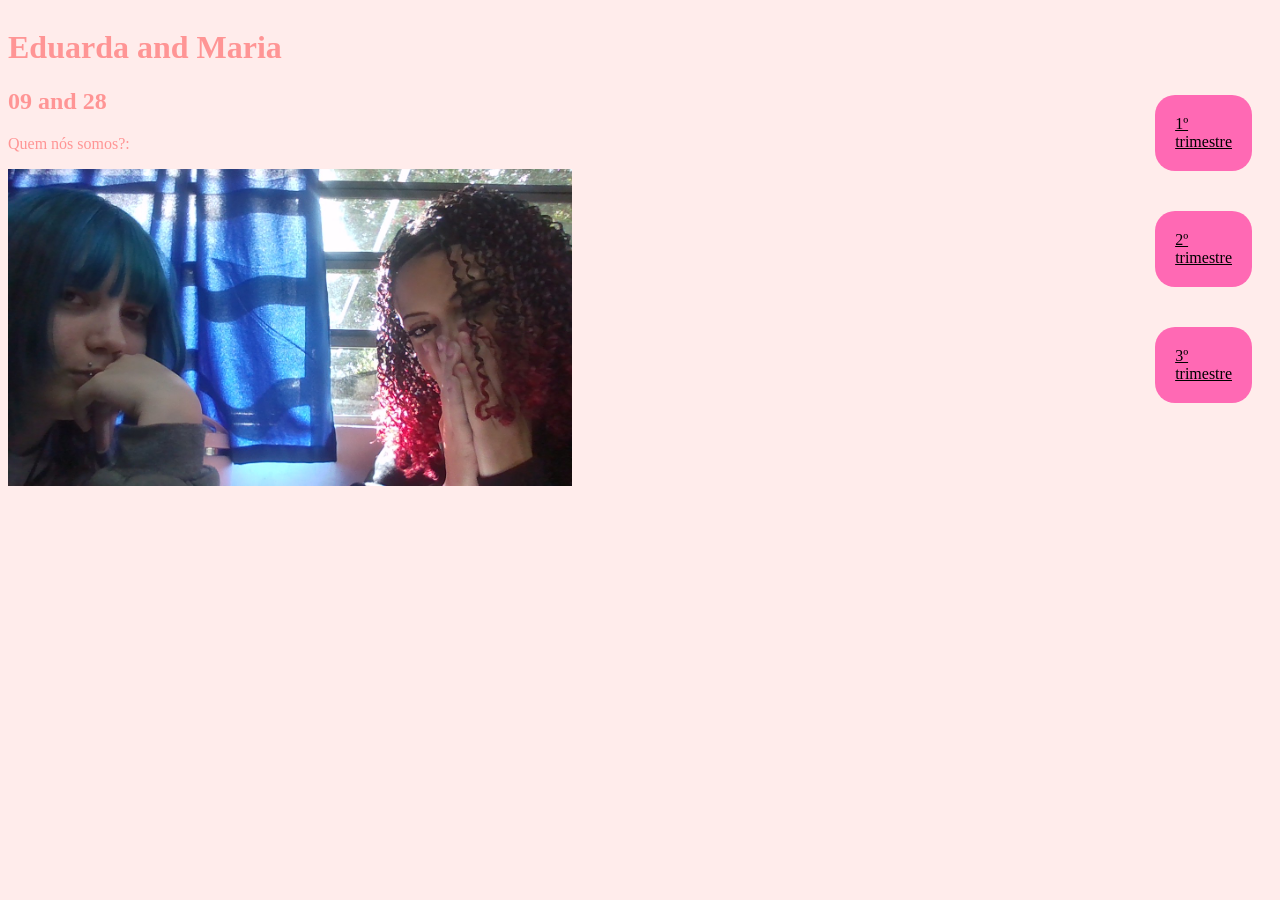
<file: index.html>
<!DOCTYPE html>
<html lang="pt-br">

<head>
    <meta charset="UTF-8">
    <meta name="viewport" content="width=device-width, initial-scale=1.0">
    <title>Programação  </title>
    <link rel="stylesheet" href="style.css">
</head>

<body>
    <div class="biografia">
        
        <h1 class="Identificação">Eduarda and Maria</h1>
        <h2>09 and 28</h2>
        <p>Quem nós somos?:</p>
        <img class="galeria" src="Nossa foto.jpg" alt="=nossas fotos">
    </div>
<div class="links">
    <a href="./1tri.html">1º trimestre</a>
    <a href="./2tri.html">2º trimestre</a>
    <a href="./3tri.css">3º trimestre</a>
</div>
</body>
</html>
</file>
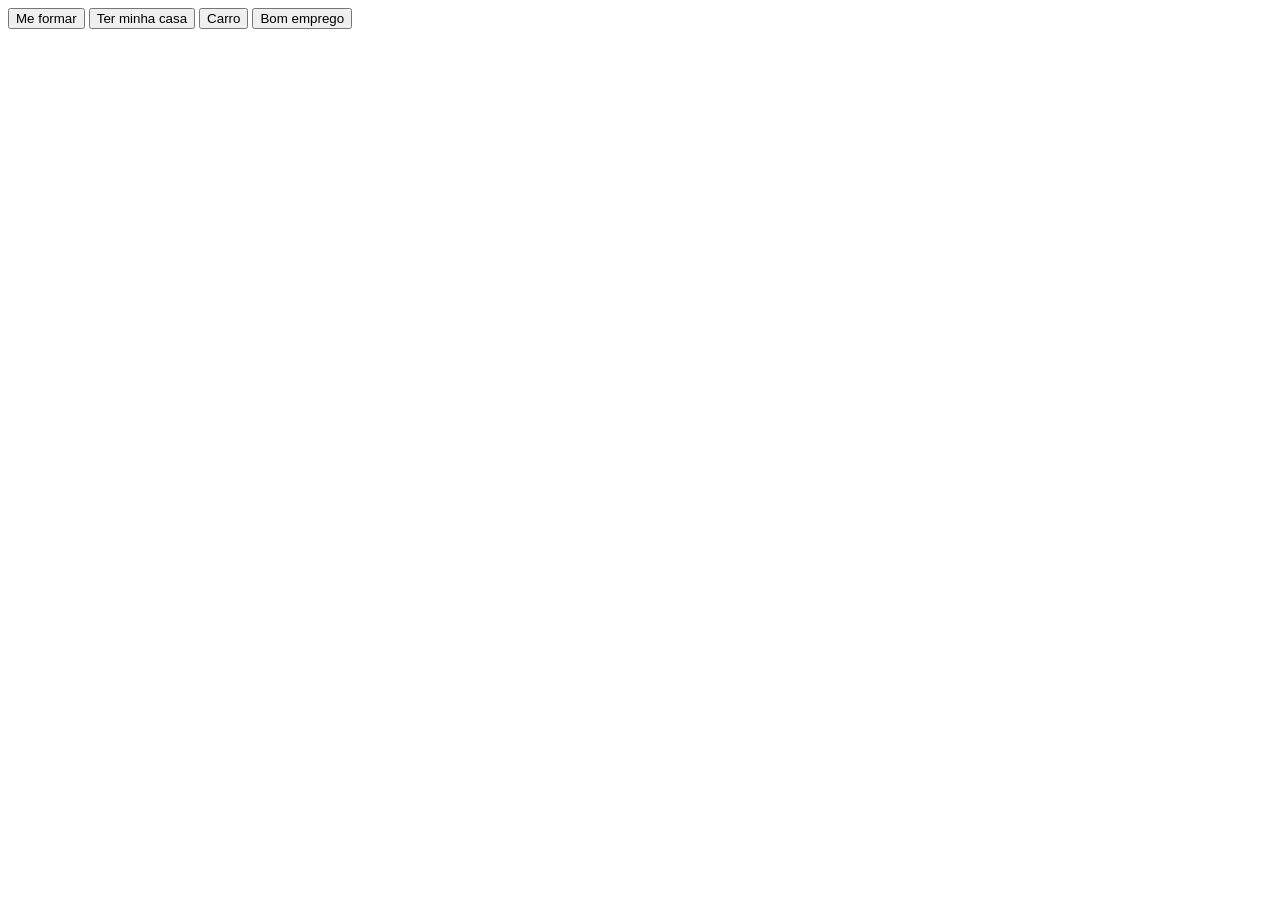
<file: 1tri.html>
<!DOCTYPE html>
<html lang="en">
 <head>
    <meta charset="UTF-8">
    <meta name="viewport" content="width=device-width, initial-scale=1.0">
    <title>Document</title>
</head>
<body>
    <button onclick=" 'Para conseguir entrar na minha faculdade dos sonhos' ">Me formar</button>
    <button onclick=" 'Para conseguir entrar na minha faculdade dos sonhos' ">Ter minha casa</button>
    <button onclick=" 'Para conseguir entrar na minha faculdade dos sonhos' ">Carro</button>
    <button onclick=" 'Para conseguir entrar na minha faculdade dos sonhos' ">Bom emprego</button>

    <script>
        alert('Bem vindo ao meu mundo!');
        let nomeUsuario = prompt('Qual é o seu nome?');
        
    </script>

</body>
</html>
</file>
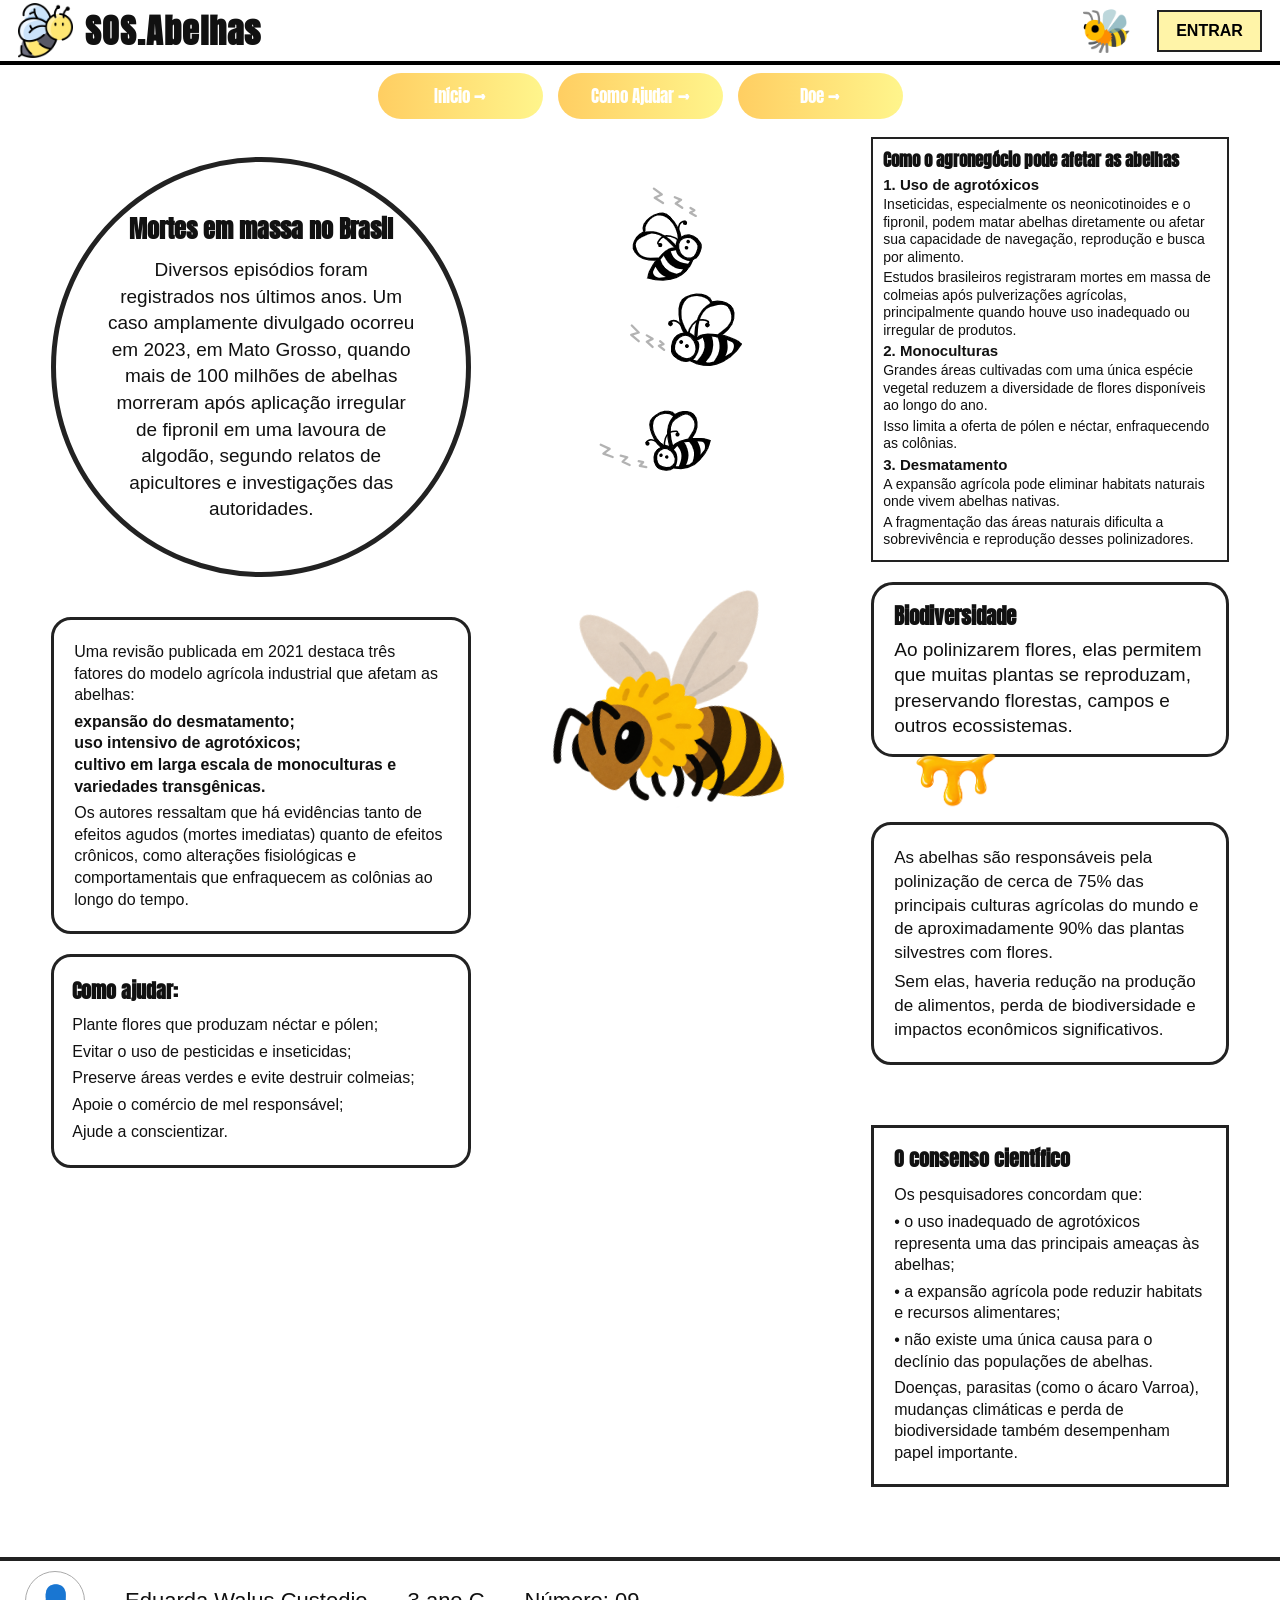
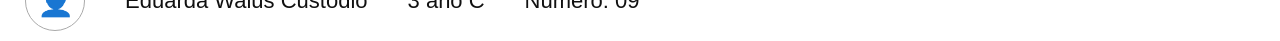
<file: 2tri.html>
<!DOCTYPE html>
<html lang="pt-br">

<head>
    <meta charset="UTF-8">
    <meta name="viewport" content="width=device-width, initial-scale=1.0">

    <title>SOS Abelhas</title>

    <link rel="stylesheet" href="2tri.css">

    <link rel="preconnect" href="https://fonts.googleapis.com">
    <link rel="preconnect" href="https://fonts.gstatic.com" crossorigin>
    <link href="https://fonts.googleapis.com/css2?family=Anton&family=Arial&display=swap" rel="stylesheet">
</head>

<body>

    <!-- CABEÇALHO -->
    <header>

        <div class="cabecalho">

            <div class="cab">
                <img class="logo" src="./Abelha Cabeçalho.png" alt="Logo de uma abelha">

                <h1>SOS.Abelhas</h1>
            </div>

            <div class="abelha-topo">
                🐝
            </div>

            <button class="entrar">
                ENTRAR
            </button>

        </div>


        <!-- MENU -->
        <nav class="traco">

            <a href="#inicio" class="bot">
                Início →
            </a>

            <a href="#ajudar" class="bot">
                Como Ajudar →
            </a>

            <a href="#doe" class="bot">
                Doe →
            </a>

        </nav>

    </header>


    <!-- CONTEÚDO PRINCIPAL -->
    <main id="inicio">

        <!-- PRIMEIRA COLUNA -->
        <section class="coluna-esquerda">

            <div class="informacao">

                <h2>Mortes em massa no Brasil</h2>

                <p>
                    Diversos episódios foram registrados nos últimos anos.
                    Um caso amplamente divulgado ocorreu em 2023, em Mato Grosso,
                    quando mais de 100 milhões de abelhas morreram após aplicação
                    irregular de fipronil em uma lavoura de algodão, segundo relatos
                    de apicultores e investigações das autoridades.
                </p>

            </div>


            <div class="caixa revisao">

                <p>
                    Uma revisão publicada em 2021 destaca três fatores do modelo
                    agrícola industrial que afetam as abelhas:
                </p>

                <p>
                    <strong>expansão do desmatamento;</strong><br>
                    <strong>uso intensivo de agrotóxicos;</strong><br>
                    <strong>cultivo em larga escala de monoculturas e variedades transgênicas.</strong>
                </p>

                <p>
                    Os autores ressaltam que há evidências tanto de efeitos agudos
                    (mortes imediatas) quanto de efeitos crônicos, como alterações
                    fisiológicas e comportamentais que enfraquecem as colônias
                    ao longo do tempo.
                </p>

            </div>


            <div class="caixa ajudar" id="ajudar">

                <h2>Como ajudar:</h2>

                <p>
                    Plante flores que produzam néctar e pólen;
                </p>

                <p>
                    Evitar o uso de pesticidas e inseticidas;
                </p>

                <p>
                    Preserve áreas verdes e evite destruir colmeias;
                </p>

                <p>
                    Apoie o comércio de mel responsável;
                </p>

                <p>
                    Ajude a conscientizar.
                </p>

            </div>

        </section>


        <!-- COLUNA CENTRAL -->
        <section class="coluna-central">

           <div class="abelhas">
    <img src="./três abelhas.png" alt="Abelhas afetadas por agrotóxicos">
</div>


            <div class="abelha-grande">
    <img src="./abelhona.png" alt="Abelha">
</div>

        </section>


        <!-- SEGUNDA COLUNA -->
        <section class="coluna-direita">

            <div class="caixa agronegocio">

                <h2>
                    Como o agronegócio pode afetar as abelhas
                </h2>

                <h3>1. Uso de agrotóxicos</h3>

                <p>
                    Inseticidas, especialmente os neonicotinoides e o fipronil,
                    podem matar abelhas diretamente ou afetar sua capacidade de
                    navegação, reprodução e busca por alimento.
                </p>

                <p>
                    Estudos brasileiros registraram mortes em massa de colmeias
                    após pulverizações agrícolas, principalmente quando houve
                    uso inadequado ou irregular de produtos.
                </p>


                <h3>2. Monoculturas</h3>

                <p>
                    Grandes áreas cultivadas com uma única espécie vegetal reduzem
                    a diversidade de flores disponíveis ao longo do ano.
                </p>

                <p>
                    Isso limita a oferta de pólen e néctar, enfraquecendo as colônias.
                </p>


                <h3>3. Desmatamento</h3>

                <p>
                    A expansão agrícola pode eliminar habitats naturais onde vivem
                    abelhas nativas.
                </p>

                <p>
                    A fragmentação das áreas naturais dificulta a sobrevivência e
                    reprodução desses polinizadores.
                </p>

            </div>


            <!-- BIODIVERSIDADE -->

           <div class="balao">

    <h2>Biodiversidade</h2>

    <p>
        Ao polinizarem flores, elas permitem que muitas plantas se
        reproduzam, preservando florestas, campos e outros ecossistemas.
    </p>

    <img class="mel" src="./mel.png" alt="Mel escorrendo">

</div>


            <div class="caixa polinizacao">

                <p>
                    As abelhas são responsáveis pela polinização de cerca de 75%
                    das principais culturas agrícolas do mundo e de aproximadamente
                    90% das plantas silvestres com flores.
                </p>

                <p>
                    Sem elas, haveria redução na produção de alimentos, perda de
                    biodiversidade e impactos econômicos significativos.
                </p>

            </div>


            <!-- CONSENSO -->

            <div class="caixa consenso">

                <h2>O consenso científico</h2>

                <p>
                    Os pesquisadores concordam que:
                </p>

                <p>
                    • o uso inadequado de agrotóxicos representa uma das principais
                    ameaças às abelhas;
                </p>

                <p>
                    • a expansão agrícola pode reduzir habitats e recursos alimentares;
                </p>

                <p>
                    • não existe uma única causa para o declínio das populações de
                    abelhas.
                </p>

                <p>
                    Doenças, parasitas (como o ácaro Varroa), mudanças climáticas
                    e perda de biodiversidade também desempenham papel importante.
                </p>

            </div>

        </section>

    </main>


    <!-- RODAPÉ -->

    <footer id="doe">

        <div class="perfil">
            👤
        </div>

        <p>
            Eduarda Walus Custodio
        </p>

        <p>
            3 ano C
        </p>

        <p>
            Número: 09
        </p>

    </footer>

</body>
</html>
</file>
<file: style.css>
.identificacao{
color: rgb(255, 216, 228);
}

.galeria{
    width: 50%;
}

body{
    background-color: rgb(255, 236, 235);
    color: rgb(255, 149, 149);
display: flex;
align-items: center;
justify-content: space-around;
}

.links{
    display:flex;
    flex-direction: column;
}

a{
    margin: 20px;
    padding: 20px;
    background-color: hotpink;
    color: black;
    border-radius: 20px;
}
</file>
<file: 2tri.css>
/* =========================
   CONFIGURAÇÕES GERAIS
========================= */

* {
    box-sizing: border-box;
}

html {
    scroll-behavior: smooth;
}

body {
    margin: 0;
    background-color: white;
    color: #111;

    font-family: Arial, sans-serif;
    font-weight: 400;
}


/* =========================
   CABEÇALHO
========================= */

.cabecalho {
    height: 65px;

    display: flex;
    align-items: center;
    justify-content: space-between;

    padding: 5px 18px;

    border-bottom: 4px solid black;
}

.cab {
    display: flex;
    align-items: center;
    gap: 12px;
}

.logo {
    width: 55px;
    height: 55px;
    object-fit: contain;
}

.cab h1 {
    margin: 0;

    font-family: "Anton", sans-serif;
    font-size: 34px;
    letter-spacing: 1px;
}

.abelha-topo {
    font-size: 42px;
    margin-left: auto;
    margin-right: 25px;
}

.entrar {
    width: 105px;
    height: 42px;

    background-color: #fff4a8;

    border: 2px solid #222;

    font-family: Arial, sans-serif;
    font-weight: bold;
    font-size: 16px;

    cursor: pointer;
}

.entrar:hover {
    background-color: #ffdf55;
}


/* =========================
   MENU
========================= */

.traco {
    min-height: 58px;

    display: flex;
    justify-content: center;
    align-items: center;

    gap: 15px;

    padding: 8px;
}

.bot {
    width: 165px;

    padding: 10px 20px;

    border-radius: 25px;

    text-align: center;
    text-decoration: none;

    color: white;

    font-family: "Anton", sans-serif;
    font-size: 17px;

    background: linear-gradient(
        90deg,
        #ffce62,
        #fff58c
    );

    transition: 0.2s;
}

.bot:hover {
    transform: scale(1.04);
}


/* =========================
   CONTEÚDO
========================= */

main {
    width: 92%;
    max-width: 1200px;

    margin: 10px auto 70px;

    display: grid;

    grid-template-columns:
        1fr
        0.55fr
        1fr;

    gap: 25px;

    align-items: start;
}


/* =========================
   COLUNA ESQUERDA
========================= */

.coluna-esquerda {
    display: flex;
    flex-direction: column;

    gap: 20px;
}


/* CÍRCULO */

.informacao {
    width: 420px;
    height: 420px;

    max-width: 100%;

    margin: 20px auto;

    padding: 50px;

    border: 5px solid #222;

    border-radius: 50%;

    display: flex;
    flex-direction: column;

    justify-content: center;
    align-items: center;

    text-align: center;
}

.informacao h2 {
    margin: 0 0 10px;

    font-family: "Anton", sans-serif;
    font-size: 24px;
}

.informacao p {
    margin: 0;

    font-size: 19px;
    line-height: 1.4;
}


/* =========================
   CAIXAS
========================= */

.caixa {
    border: 3px solid #222;

    border-radius: 20px;

    padding: 16px 20px;

    background-color: white;
}

.caixa p {
    margin: 5px 0;

    font-size: 16px;
    line-height: 1.35;
}

.caixa h2 {
    margin: 0 0 10px;

    font-family: "Anton", sans-serif;
    font-size: 20px;
}

.revisao {
    margin-top: 0;
}

.ajudar {
    border-radius: 20px;

    padding: 18px;

    margin-top: 0;
}

.ajudar h2 {
    font-family: "Anton", sans-serif;

    margin: 0 0 8px;
}


/* =========================
   COLUNA CENTRAL
========================= */

.coluna-central {
    position: relative;

    min-height: 800px;

    display: flex;
    flex-direction: column;
    align-items: center;
}

.abelhas {
    display: flex;
    flex-direction: column;

    align-items: center;

    gap: 45px;

    margin-top: 45px;
}

.abelha-doente {
    font-size: 65px;

    filter: grayscale(30%);

    transform: rotate(-10deg);
}

.abelha-doente:nth-child(2) {
    transform: rotate(15deg);
}

.abelha-doente:nth-child(3) {
    transform: rotate(-8deg);
}

.abelha-grande {
    margin-top: 120px;

    font-size: 145px;

    transform: rotate(-15deg);
}


/* =========================
   COLUNA DIREITA
========================= */

.coluna-direita {
    display: flex;
    flex-direction: column;

    gap: 20px;
}


/* AGRONEGÓCIO */

.agronegocio {
    border-radius: 0;

    padding: 8px 10px;

    border: 2px solid #222;
}

.agronegocio h2 {
    font-family: "Anton", sans-serif;

    font-size: 17px;

    margin: 0;
}

.agronegocio h3 {
    margin: 3px 0;

    font-size: 15px;
}

.agronegocio p {
    margin: 3px 0;

    font-size: 14px;

    line-height: 1.25;
}


/* =========================
   CONFIGURAÇÕES GERAIS
========================= */

* {
    box-sizing: border-box;
}

html {
    scroll-behavior: smooth;
}

body {
    margin: 0;
    background-color: white;
    color: #111;

    font-family: Arial, sans-serif;
    font-weight: 400;
}


/* =========================
   CABEÇALHO
========================= */

.cabecalho {
    height: 65px;

    display: flex;
    align-items: center;
    justify-content: space-between;

    padding: 5px 18px;

    border-bottom: 4px solid black;
}

.cab {
    display: flex;
    align-items: center;
    gap: 12px;
}

.logo {
    width: 55px;
    height: 55px;
    object-fit: contain;
}

.cab h1 {
    margin: 0;

    font-family: "Anton", sans-serif;
    font-size: 34px;
    letter-spacing: 1px;
}

.abelha-topo {
    font-size: 42px;
    margin-left: auto;
    margin-right: 25px;
}

.entrar {
    width: 105px;
    height: 42px;

    background-color: #fff4a8;

    border: 2px solid #222;

    font-family: Arial, sans-serif;
    font-weight: bold;
    font-size: 16px;

    cursor: pointer;
}

.entrar:hover {
    background-color: #ffdf55;
}


/* =========================
   MENU
========================= */

.traco {
    min-height: 58px;

    display: flex;
    justify-content: center;
    align-items: center;

    gap: 15px;

    padding: 8px;
}

.bot {
    width: 165px;

    padding: 10px 20px;

    border-radius: 25px;

    text-align: center;
    text-decoration: none;

    color: white;

    font-family: "Anton", sans-serif;
    font-size: 17px;

    background: linear-gradient(
        90deg,
        #ffce62,
        #fff58c
    );

    transition: 0.2s;
}

.bot:hover {
    transform: scale(1.04);
}


/* =========================
   CONTEÚDO
========================= */

main {
    width: 92%;
    max-width: 1200px;

    margin: 10px auto 70px;

    display: grid;

    grid-template-columns:
        1fr
        0.55fr
        1fr;

    gap: 25px;

    align-items: start;
}


/* =========================
   COLUNA ESQUERDA
========================= */

.coluna-esquerda {
    display: flex;
    flex-direction: column;

    gap: 20px;
}


/* CÍRCULO */

.informacao {
    width: 420px;
    height: 420px;

    max-width: 100%;

    margin: 20px auto;

    padding: 50px;

    border: 5px solid #222;

    border-radius: 50%;

    display: flex;
    flex-direction: column;

    justify-content: center;
    align-items: center;

    text-align: center;
}

.informacao h2 {
    margin: 0 0 10px;

    font-family: "Anton", sans-serif;
    font-size: 24px;
}

.informacao p {
    margin: 0;

    font-size: 19px;
    line-height: 1.4;
}


/* =========================
   CAIXAS
========================= */

.caixa {
    border: 3px solid #222;

    border-radius: 20px;

    padding: 16px 20px;

    background-color: white;
}

.caixa p {
    margin: 5px 0;

    font-size: 16px;
    line-height: 1.35;
}

.caixa h2 {
    margin: 0 0 10px;

    font-family: "Anton", sans-serif;
    font-size: 20px;
}

.revisao {
    margin-top: 0;
}

.ajudar {
    border-radius: 20px;

    padding: 18px;

    margin-top: 0;
}

.ajudar h2 {
    font-family: "Anton", sans-serif;

    margin: 0 0 8px;
}


/* =========================
   COLUNA CENTRAL
========================= */

.coluna-central {
    position: relative;

    min-height: 800px;

    display: flex;
    flex-direction: column;
    align-items: center;
}

.abelhas {
    display: flex;
    flex-direction: column;

    align-items: center;

    gap: 45px;

    margin-top: 45px;
}

.abelha-doente {
    font-size: 65px;

    filter: grayscale(30%);

    transform: rotate(-10deg);
}

.abelha-doente:nth-child(2) {
    transform: rotate(15deg);
}

.abelha-doente:nth-child(3) {
    transform: rotate(-8deg);
}

.abelha-grande {
    margin-top: 120px;

    font-size: 145px;

    transform: rotate(-15deg);
}


/* =========================
   COLUNA DIREITA
========================= */

.coluna-direita {
    display: flex;
    flex-direction: column;

    gap: 20px;
}


/* AGRONEGÓCIO */

.agronegocio {
    border-radius: 0;

    padding: 8px 10px;

    border: 2px solid #222;
}

.agronegocio h2 {
    font-family: "Anton", sans-serif;

    font-size: 17px;

    margin: 0;
}

.agronegocio h3 {
    margin: 3px 0;

    font-size: 15px;
}

.agronegocio p {
    margin: 3px 0;

    font-size: 14px;

    line-height: 1.25;
}


/* =========================
   BALÃO BIODIVERSIDADE
========================= */

.balao {
    position: relative;

    background-color: white;

    border: 3px solid #222;

    border-radius: 22px;

    padding: 15px 20px;
}

.balao {
    position: relative;

    background-color: white;

    border: 3px solid #222;

    border-radius: 22px;

    padding: 15px 20px;
}

.mel {
    position: absolute;

    width: 90px;
    height: auto;

    bottom: -55px;
    left: 35px;

    z-index: 2;
}

.balao h2 {
    margin: 0 0 5px;

    font-family: "Anton", sans-serif;

    font-size: 21px;
}

.balao p {
    margin: 0;

    font-size: 19px;
    line-height: 1.35;
}

/* =========================
   POLINIZAÇÃO
========================= */

.polinizacao {
    margin-top: 45px;
}

.polinizacao p {
    font-size: 17px;
    line-height: 1.4;
}


/* =========================
   CONSENSO
========================= */

.consenso {
    margin-top: 40px;

    border-radius: 0;

    padding: 15px 20px;
}

.consenso h2 {
    font-size: 20px;
}

.consenso p {
    font-size: 16px;

    line-height: 1.35;
}


/* =========================
   RODAPÉ
========================= */

footer {
    min-height: 70px;

    border-top: 4px solid #222;

    display: flex;
    align-items: center;

    gap: 40px;

    padding: 10px 25px;

    font-size: 22px;
}

footer p {
    margin: 0;
}

.perfil {
    width: 60px;
    height: 60px;

    border: 1px solid #aaa;

    border-radius: 50%;

    display: flex;
    align-items: center;
    justify-content: center;

    font-size: 30px;
}


/* =========================
   RESPONSIVIDADE
========================= */

@media (max-width: 900px) {

    main {
        grid-template-columns: 1fr;
    }

    .coluna-central {
        min-height: auto;
        order: 2;
    }

    .coluna-esquerda {
        order: 1;
    }

    .coluna-direita {
        order: 3;
    }

    .abelhas {
        flex-direction: row;

        justify-content: center;

        gap: 25px;

        margin-top: 10px;
    }

    .abelha-doente {
        font-size: 45px;
    }

    .abelha-grande {
        margin-top: 20px;

        font-size: 100px;
    }

    .informacao {
        width: 400px;
        height: 400px;
    }
}


@media (max-width: 600px) {

    .cabecalho {
        height: auto;

        padding: 8px;
    }

    .cab h1 {
        font-size: 25px;
    }

    .logo {
        width: 45px;
        height: 45px;
    }

    .abelha-topo {
        display: none;
    }

    .entrar {
        width: 80px;
        height: 35px;

        font-size: 12px;
    }

    .traco {
        gap: 5px;
    }

    .bot {
        width: auto;

        padding: 8px 12px;

        font-size: 13px;
    }

    main {
        width: 95%;

        gap: 10px;
    }

    .informacao {
        width: 320px;
        height: 320px;

        padding: 35px;
    }

    .informacao h2 {
        font-size: 19px;
    }

    .informacao p {
        font-size: 15px;
    }

    footer {
        flex-wrap: wrap;

        gap: 15px;

        font-size: 16px;
    }
}
.abelha-grande img {
    width: 350px;
    height: auto;
}


/* =========================
   POLINIZAÇÃO
========================= */

.polinizacao {
    margin-top: 45px;
}

.polinizacao p {
    font-size: 17px;
    line-height: 1.4;
}


/* =========================
   CONSENSO
========================= */

.consenso {
    margin-top: 40px;

    border-radius: 0;

    padding: 15px 20px;
}

.consenso h2 {
    font-size: 20px;
}

.consenso p {
    font-size: 16px;

    line-height: 1.35;
}


/* =========================
   RODAPÉ
========================= */

footer {
    min-height: 70px;

    border-top: 4px solid #222;

    display: flex;
    align-items: center;

    gap: 40px;

    padding: 10px 25px;

    font-size: 22px;
}

footer p {
    margin: 0;
}

.perfil {
    width: 60px;
    height: 60px;

    border: 1px solid #aaa;

    border-radius: 50%;

    display: flex;
    align-items: center;
    justify-content: center;

    font-size: 30px;
}


/* =========================
   RESPONSIVIDADE
========================= */

@media (max-width: 900px) {

    main {
        grid-template-columns: 1fr;
    }

    .coluna-central {
        min-height: auto;
        order: 2;
    }

    .coluna-esquerda {
        order: 1;
    }

    .coluna-direita {
        order: 3;
    }

    .abelhas {
        flex-direction: row;

        justify-content: center;

        gap: 25px;

        margin-top: 10px;
    }

    .abelha-doente {
        font-size: 45px;
    }

    .abelha-grande {
        margin-top: 20px;

        font-size: 100px;
    }

    .informacao {
        width: 400px;
        height: 400px;
    }
}


@media (max-width: 600px) {

    .cabecalho {
        height: auto;

        padding: 8px;
    }

    .cab h1 {
        font-size: 25px;
    }

    .logo {
        width: 45px;
        height: 45px;
    }

    .abelha-topo {
        display: none;
    }

    .entrar {
        width: 80px;
        height: 35px;

        font-size: 12px;
    }

    .traco {
        gap: 5px;
    }

    .bot {
        width: auto;

        padding: 8px 12px;

        font-size: 13px;
    }

    main {
        width: 95%;

        gap: 10px;
    }

    .informacao {
        width: 320px;
        height: 320px;

        padding: 35px;
    }

    .informacao h2 {
        font-size: 19px;
    }

    .informacao p {
        font-size: 15px;
    }

    footer {
        flex-wrap: wrap;

        gap: 15px;

        font-size: 16px;
    }
}
.abelha-grande img {
    width: 350px;
    height: auto;
}
</file>
